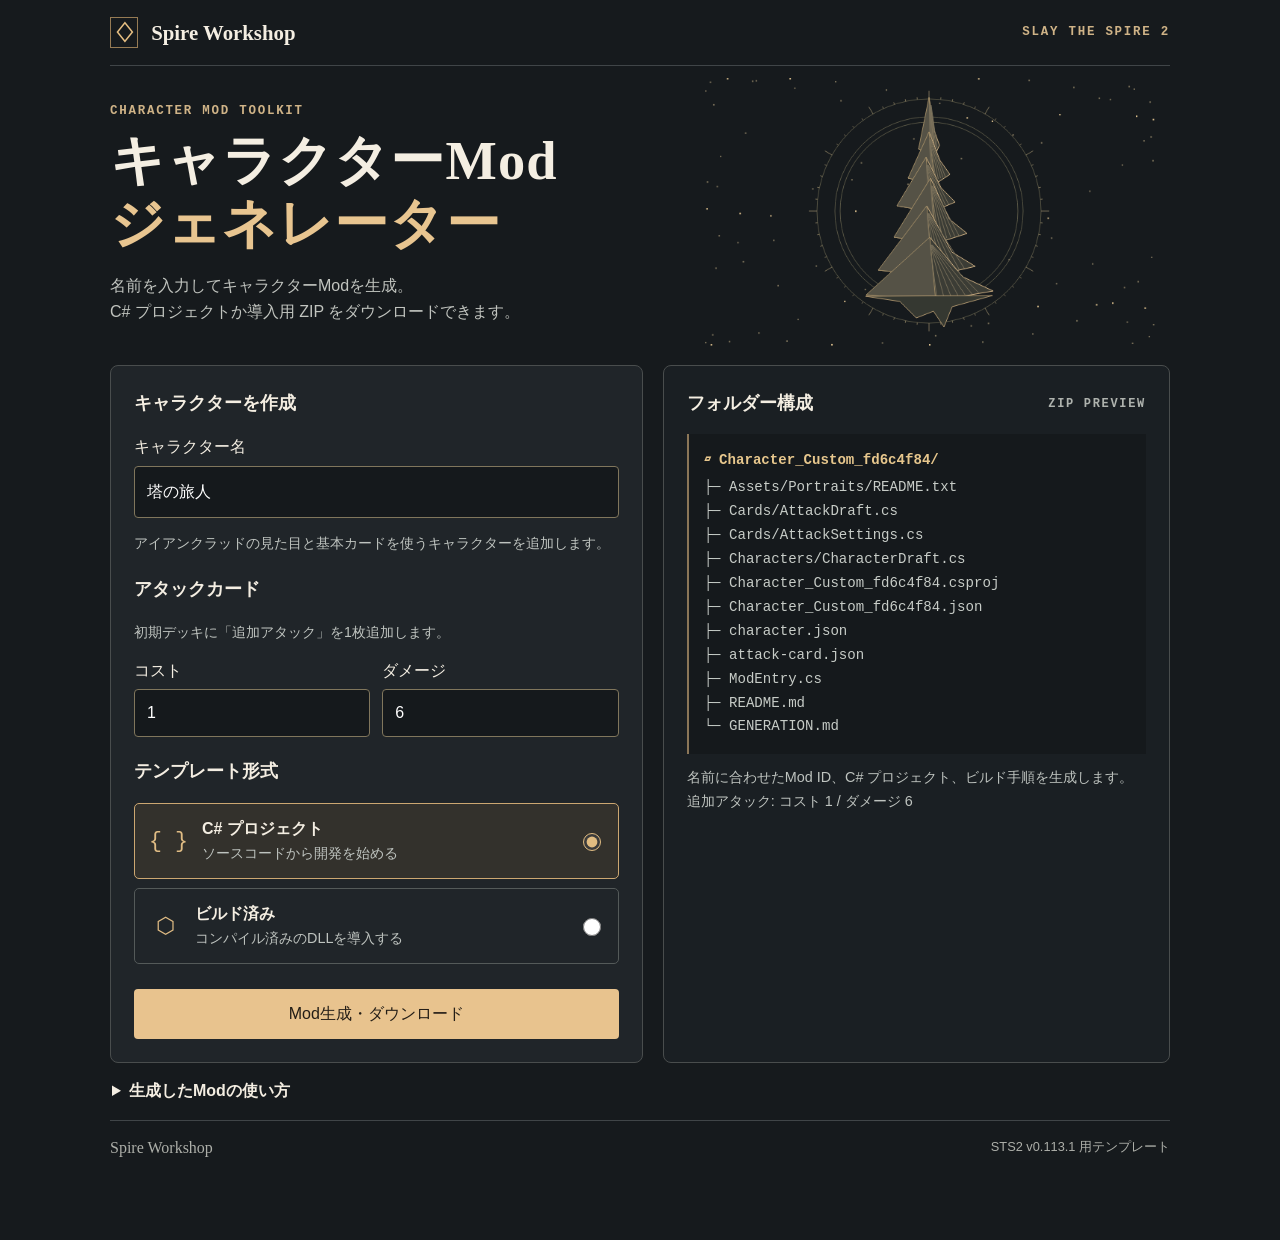
<file: index.html>
<!doctype html><html lang="ja"><meta charset="utf-8"><meta http-equiv="refresh" content="0;url=./sts2-mod-generator/"><title>Spire Workshop</title><a href="./sts2-mod-generator/">STS2 キャラクターModジェネレーターを開く</a></html>
</file>
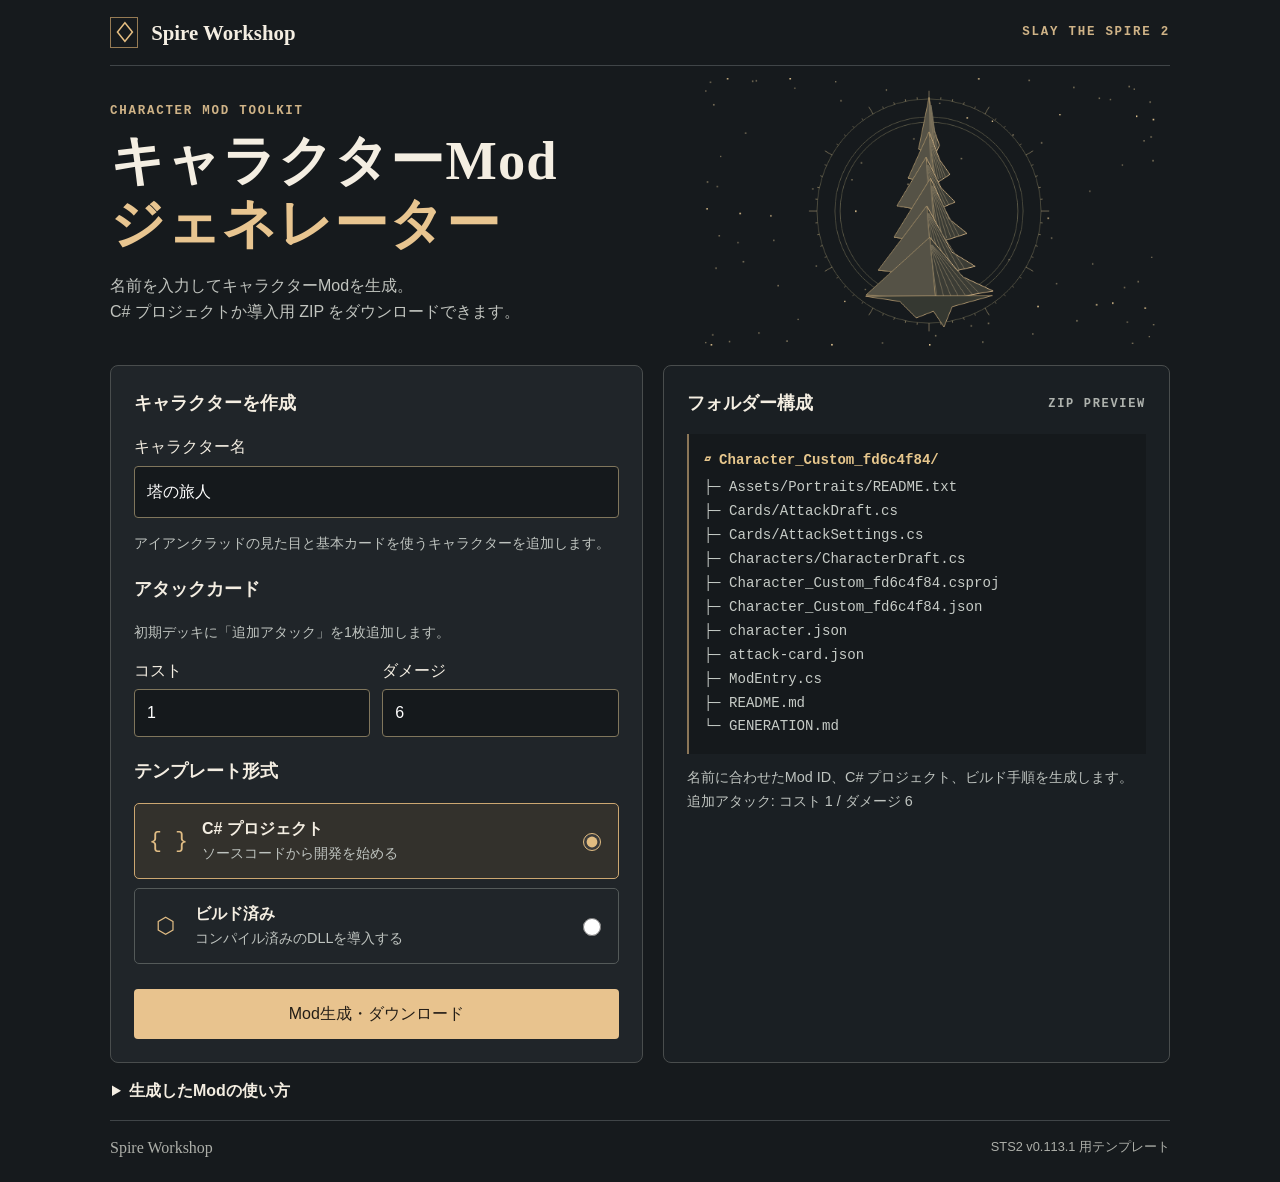
<file: sts2-mod-generator/index.html>
<!doctype html>
<html lang="ja">
<head>
<meta charset="utf-8"><meta name="viewport" content="width=device-width, initial-scale=1">
<meta name="theme-color" content="#171b20"><title>STS2 キャラクターModジェネレーター</title>
<link rel="stylesheet" href="./style.css"><script src="./jszip.min.js" defer></script><script src="./generator.js" defer></script><script src="./app.js" defer></script>
</head>
<body>
<header><div class="brand"><i aria-hidden="true">♢</i> Spire Workshop</div><span>SLAY THE SPIRE 2</span></header>
<main>
<section class="hero"><div><p class="kicker">CHARACTER MOD TOOLKIT</p>
<h1>キャラクターMod<br><em>ジェネレーター</em></h1>
<p>名前を入力してキャラクターModを生成。<br class="wide">C# プロジェクトか導入用 ZIP をダウンロードできます。</p></div><canvas id="art" width="640" height="400" aria-hidden="true"></canvas></section>
<div class="workspace"><section class="settings"><h2>キャラクターを作成</h2><label for="character-name">キャラクター名</label><input id="character-name" type="text" maxlength="40" value="塔の旅人" required><p>アイアンクラッドの見た目と基本カードを使うキャラクターを追加します。</p><h2>アタックカード</h2><p>初期デッキに「追加アタック」を1枚追加します。</p><div class="number-fields"><div><label for="attack-cost">コスト</label><input id="attack-cost" type="number" min="0" max="9" step="1" value="1" required></div><div><label for="attack-damage">ダメージ</label><input id="attack-damage" type="number" min="1" max="999" step="1" value="6" required></div></div><h2>テンプレート形式</h2>
<fieldset><legend class="sr">ダウンロードする形式</legend>
<label><input type="radio" name="mode" value="source" checked><span class="icon" aria-hidden="true">{ }</span><span><strong>C# プロジェクト</strong><small>ソースコードから開発を始める</small></span></label>
<label><input type="radio" name="mode" value="built"><span class="icon" aria-hidden="true">⬡</span><span><strong>ビルド済み</strong><small>コンパイル済みのDLLを導入する</small></span></label></fieldset>
<button id="download" type="button">Mod生成・ダウンロード</button>
<p id="status" role="status"></p></section>
<section class="preview"><div class="previewTitle"><h2>フォルダー構成</h2><span>ZIP PREVIEW</span></div><div class="tree"><strong id="project-root"></strong><pre id="tree"></pre></div><p id="help"></p></section></div>
<details><summary>生成したModの使い方</summary><p>C#版は展開後、.NET 9 SDK とゲーム本体を用意し、同梱の README.md の手順でビルドしてください。生成したプロジェクト ID がフォルダー名、設定ファイル名、C# 名前空間に反映されます。</p><p>ビルド済み版は展開した CharacterStarter、BaseLib、BaseLibCompatibilityHelper の3フォルダーをゲームの mods フォルダーに配置してください。DLLは共通で、キャラクター名は character.json、カードのコスト・ダメージは attack-card.json から読み込まれます。生成したキャラクターは同時に1体を使用できます。</p></details>
</main><footer>Spire Workshop <span>STS2 v0.113.1 用テンプレート</span></footer>
</body></html>
</file>
<file: sts2-mod-generator/style.css>
*{box-sizing:border-box}body{margin:0;background:#161a1d;color:#f4eee2;font:16px/1.65 "Inter","Yu Gothic UI",Meiryo,sans-serif}header,main,footer{width:min(1060px,90%);margin:auto}header,footer,.previewTitle{display:flex;align-items:center;justify-content:space-between}header{height:66px;border-bottom:1px solid #404548}header>span,.kicker,.previewTitle span{font:600 .78rem/1.5 "IBM Plex Mono",monospace;letter-spacing:.14em;color:#cfb387}.brand{font:600 1.3rem Georgia,serif}.brand i{display:inline-grid;place-items:center;color:#e8c083;border:1px solid #967b54;width:28px;height:31px;margin-right:8px;font-style:normal}.hero{position:relative;overflow:hidden;isolation:isolate;padding:36px 0 23px}.hero>div{position:relative;z-index:1;width:fit-content}.hero canvas{position:absolute;right:0;top:0;height:100%;width:46%;object-fit:contain}.kicker{margin:0 0 9px}.hero h1{font:700 clamp(2rem,4.5vw,3.4rem)/1.17 "Yu Mincho",serif;letter-spacing:.02em;margin:0}.hero em{color:#e8c590;font-style:normal}.hero p:last-child{color:#c1c4bf}.workspace{display:grid;grid-template-columns:1.05fr 1fr;gap:20px}.settings,.preview{padding:23px;border:1px solid #494d4d;border-radius:8px;background:#202529}.preview{background:#1a1f23}h2{font-size:1.12rem;margin:0 0 16px}.previewTitle h2{margin:0}.previewTitle span{color:#afb3ae;font-size:.75rem}fieldset{padding:0;border:0;margin:0}label{display:flex;align-items:center;gap:14px;border:1px solid #545a59;margin-bottom:9px;padding:12px 14px;border-radius:5px;cursor:pointer}label:has(:checked){border-color:#cca771;background:#33312c}input{accent-color:#e1bc81;order:2;margin-left:auto;width:18px;height:18px}.icon{font:1.35rem monospace;color:#e0bc84;min-width:32px;text-align:center}label strong,label small{display:block}label small,.preview p,details p{color:#bec3bf;font-size:.9rem}#download{display:flex;justify-content:center;gap:12px;text-decoration:none;color:#241e17;background:#e8c38e;font-weight:700;padding:12px;border-radius:4px;margin-top:16px}#download:hover{background:#f7d8a9}:focus-visible{outline:3px solid #98d6ff;outline-offset:3px}#status{font-size:.85rem;margin:8px 0 0;color:#dac59f}#status:empty{display:none}.tree{margin-top:16px;background:#15191c;border-left:2px solid #8b7658;padding:15px;overflow:auto;font:.88rem/1.7 "IBM Plex Mono",Consolas,monospace}.tree strong{color:#e7c78d}pre{font:inherit;color:#c7ccc7;margin:3px 0 0}.preview p{margin:12px 0 0}details{padding:15px 2px;border-bottom:1px solid #404548}summary{cursor:pointer;font-weight:600}footer{padding:18px 0 25px;font:1rem Georgia,serif;color:#adafa9}footer span{font: .8rem sans-serif}.sr{position:absolute;clip-path:inset(50%);width:1px;height:1px;overflow:hidden}@media(max-width:720px){.workspace{grid-template-columns:1fr}.hero canvas{width:35%;opacity:.65}.hero h1{font-size:2.1rem}.settings,.preview{padding:17px}.hero p:last-child{max-width:70%;font-size:.9rem}.wide{display:none}header>span{font-size:.66rem}}

#character-name{display:block;width:100%;margin:0 0 12px;padding:12px;color:#fff;background:#15191c;border:1px solid #80765c;border-radius:4px;font:inherit;height:auto}label[for=character-name]{border:0;padding:0;margin:0 0 5px;display:block}.settings>p{font-size:.88rem;color:#bec3bf}#download{border:0;width:100%;font:inherit;cursor:pointer}#download[aria-busy=true]{opacity:.7;cursor:wait}.tree strong{overflow-wrap:anywhere}
.number-fields{display:grid;grid-template-columns:repeat(2,minmax(0,1fr));gap:12px;margin:0 0 20px}.number-fields label{border:0;display:block;padding:0;margin:0 0 4px;cursor:default}.number-fields input{display:block;order:initial;margin:0;width:100%;height:auto;padding:10px 12px;border:1px solid #80765c;border-radius:4px;background:#15191c;color:#fff;font:inherit}.settings>h2:not(:first-child){margin-top:20px}
</file>
